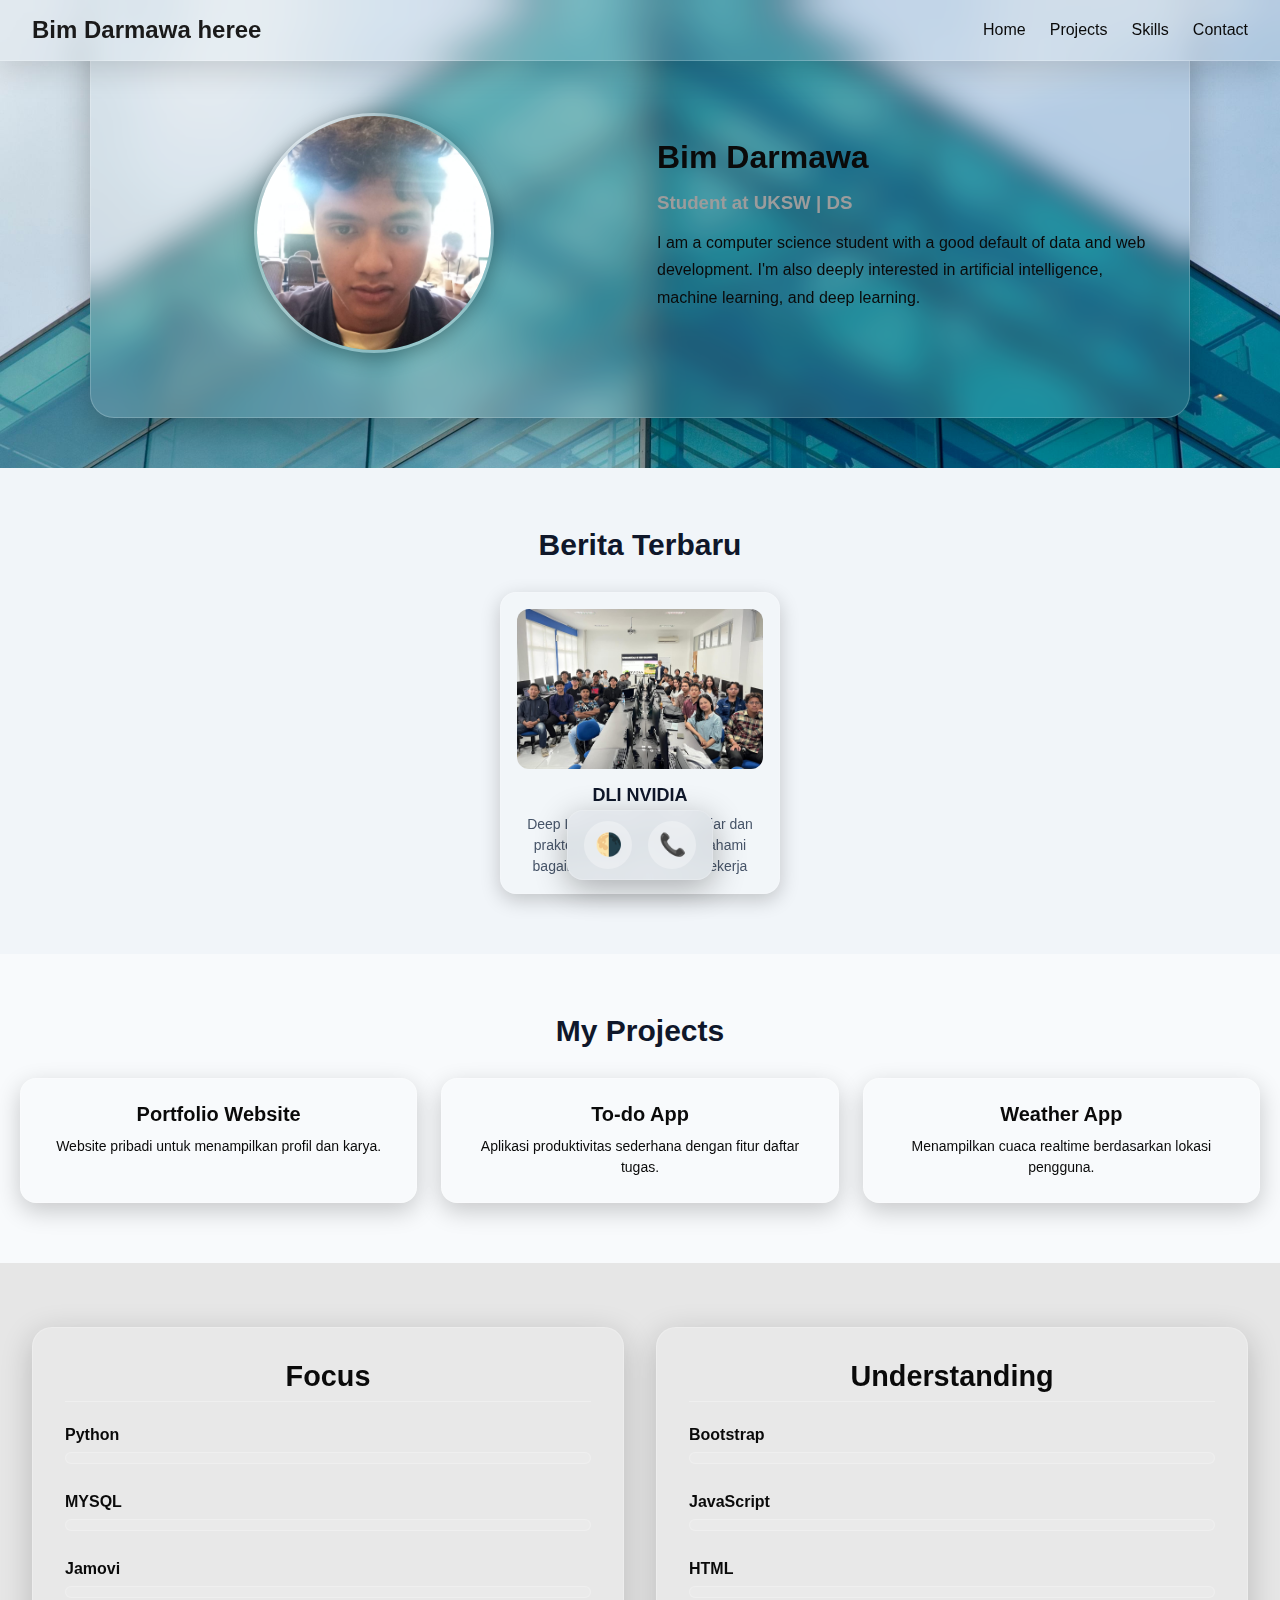
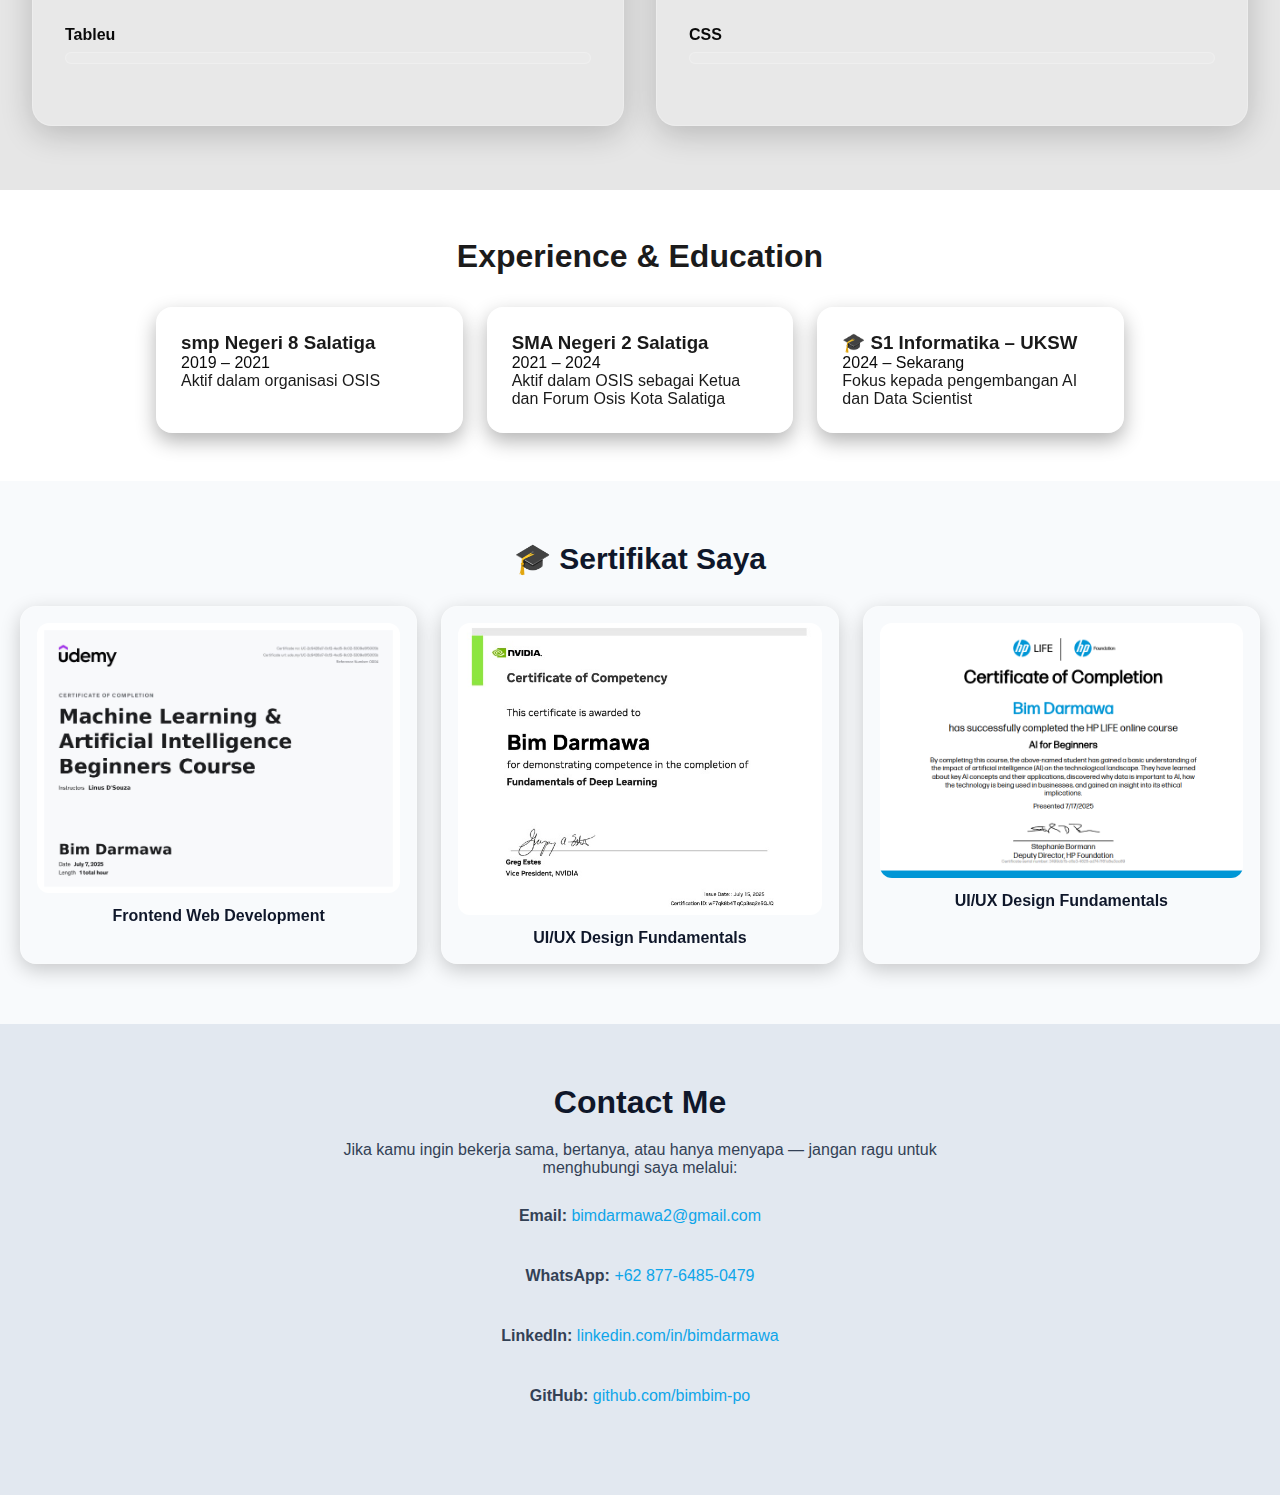
<file: home/index.html>
<!DOCTYPE html>
<html lang="en">
<head>
  <meta charset="UTF-8">
  <meta name="viewport" content="width=device-width, initial-scale=1">
  <title>Portofolio</title>
  <link rel="stylesheet" href="portofolio.css">
</head>
<body>

<div class="glass-floating">
  <button onclick="toggleDarkMode()" class="icon-btn">🌗</button>
  <a href="https://wa.me/6281234567890" target="_blank" class="icon-btn">📞</a>
</div>


<header class="navbar">
  <div class="logo">Bim Darmawa heree</div>
  <nav class="nav-links">
    <a href="#home">Home</a>
    <a href="#projects">Projects</a>
    <a href="#skills">Skills</a>
    <a href="#contact">Contact</a>
  </nav>
  <div class="hamburger" onclick="toggleMenu()">☰</div>

  <div class="mobile-menu" id="mobileMenu">
    <a href="#home">Home</a>
    <a href="#projects">Projects</a>
    <a href="#skills">Skills</a>
    <a href="#contact">Contact</a>
  </div>
</header>

<!-- ================================profile========================================= -->

<div class="profile-background">
  <section class="profile-section" id="profile">
    <div class="profile-image">
      <img src="cobacoba.jpg" alt="Foto Profil Bim" />
    </div>
    <div class="profile-bio">
      <h1>Bim Darmawa</h1>
      <h3>Student at UKSW | DS</h3>
      <p>I am a computer science student with a good default of data and web development.
         I'm also deeply interested in artificial intelligence, machine learning, and deep learning.</p>
    </div>
  </div>
</section>

<!--===============================================NEWS==================================================-->

<section class="news-section" id="news">
  <h2>Berita Terbaru</h2>
  <div class="news-container">

    <a class="news-card">
      <img src="news1.2.jpg" alt="News 1">
      <h4>DLI NVIDIA</h4>
      <p>Deep Learning Institude, belajar dan praktek bersama serta memahami bagaimana Deep Learning bekerja</p>
    </a>

  </div>
</section>

<!--================================================PROJECT==============================================-->

  <section class="projects-section" id="projects">
  <h2>My Projects</h2>
  <div class="project-grid">
    <div class="project-card">
      <h3>Portfolio Website</h3>
      <p>Website pribadi untuk menampilkan profil dan karya.</p>
    </div>
    <div class="project-card">
      <h3>To-do App</h3>
      <p>Aplikasi produktivitas sederhana dengan fitur daftar tugas.</p>
    </div>
    <div class="project-card">
      <h3>Weather App</h3>
      <p>Menampilkan cuaca realtime berdasarkan lokasi pengguna.</p>
    </div>
  </div>
</section>

<!--=========================================SKILLS==========================================-->

<section class="skills-section" id="skills">
  <div class="skill-card">
    <h2>Focus</h2>
    <div class="skill-item">
      <span>Python</span>
      <div class="progress-bar" data-percent="80%"><div class="progress"></div></div>
    </div>
    <div class="skill-item">
      <span>MYSQL</span>
      <div class="progress-bar" data-percent="75%"><div class="progress"></div></div>
    </div>
    <div class="skill-item">
      <span>Jamovi</span>
      <div class="progress-bar" data-percent="85%"><div class="progress"></div></div>
    </div>
    <div class="skill-item">
      <span>Tableu</span>
      <div class="progress-bar" data-percent="85%"><div class="progress"></div></div>
    </div>
  </div>

  <div class="skill-card">
    <h2>Understanding</h2>
    <div class="skill-item">
      <span>Bootstrap</span>
      <div class="progress-bar" data-percent="50%"><div class="progress"></div></div>
    </div>
    <div class="skill-item">
      <span>JavaScript</span>
      <div class="progress-bar" data-percent="50%"><div class="progress"></div></div>
    </div>
    <div class="skill-item">
      <span>HTML</span>
      <div class="progress-bar" data-percent="85%"><div class="progress"></div></div>
    </div>
    <div class="skill-item">
      <span>CSS</span>
      <div class="progress-bar" data-percent="85%"><div class="progress"></div></div>
    </div>
  </div>
</section>

<!--=========================================EXPERIENCE==========================================-->

<section class="glass-section" id="experience">
  <h2 class="glass-title">Experience & Education</h2>

  <div class="glass-flex">
    <div class="glass-box">
      <h3>smp Negeri 8 Salatiga</h3>
      <span>2019 – 2021</span>
      <p>Aktif dalam organisasi OSIS</p>
    </div>
    <div class="glass-box">
      <h3>SMA Negeri 2 Salatiga</h3>
      <span>2021 – 2024</span>
      <p>Aktif dalam OSIS sebagai Ketua dan Forum Osis Kota Salatiga</p>
    </div>
    <div class="glass-box">
      <h3>🎓 S1 Informatika – UKSW</h3>
      <span>2024 – Sekarang</span>
      <p>Fokus kepada pengembangan AI dan Data Scientist</p>
    </div>
  </div>
</section> 

<!-- =============================certificate===================================== -->

<section class="certificate-section" id="certificate">
  <h2>🎓 Sertifikat Saya</h2>
  <div class="certificate-grid">
    <a href="certificates/frontend.pdf" target="_blank" class="certificate-card">
      <img src="certif1.jpg" alt="Frontend Certificate">
      <h4>Frontend Web Development</h4>
    </a>
    <a href="certificates/uiux.pdf" target="_blank" class="certificate-card">
      <img src="NVIDIA_Certified.jpg" alt="UI/UX Certificate">
      <h4>UI/UX Design Fundamentals</h4>
    </a>
    <a href="https://www.life-global.org/certificate/3499cb7b-c6a3-4626-ad74-7f61a5e3ca69" target="_blank" class="certificate-card">
      <img src="hp_certified.png" alt="UI/UX Certificate">
      <h4>UI/UX Design Fundamentals</h4>
    </a>
    <!-- Tambahkan lagi sesuai kebutuhan -->
  </div>
</section>

<!--==============================contact====================================-->

<section id="contact" class="contact">
  <h2>Contact Me</h2>
  <p>Jika kamu ingin bekerja sama, bertanya, atau hanya menyapa — jangan ragu untuk menghubungi saya melalui:</p>

  <div class="contact-info">
    <p><strong>Email:</strong> <a href="mailto:bimdarmawa2@gmail.com">bimdarmawa2@gmail.com</a></p>
    <p><strong>WhatsApp:</strong> <a href="https://wa.me/6281234567890" target="_blank">+62 877-6485-0479</a></p>
    <p><strong>LinkedIn:</strong> <a href="https://www.linkedin.com/in/bim-darmawa-16307a2bb/" target="_blank">linkedin.com/in/bimdarmawa</a></p>
    <p><strong>GitHub:</strong> <a href="https://github.com/bimdarmawa" target="_blank">github.com/bimbim-po</a></p>
  </div>
</section>

<script src="portofolio.js"></script>
 
</body>
</html>
</file>
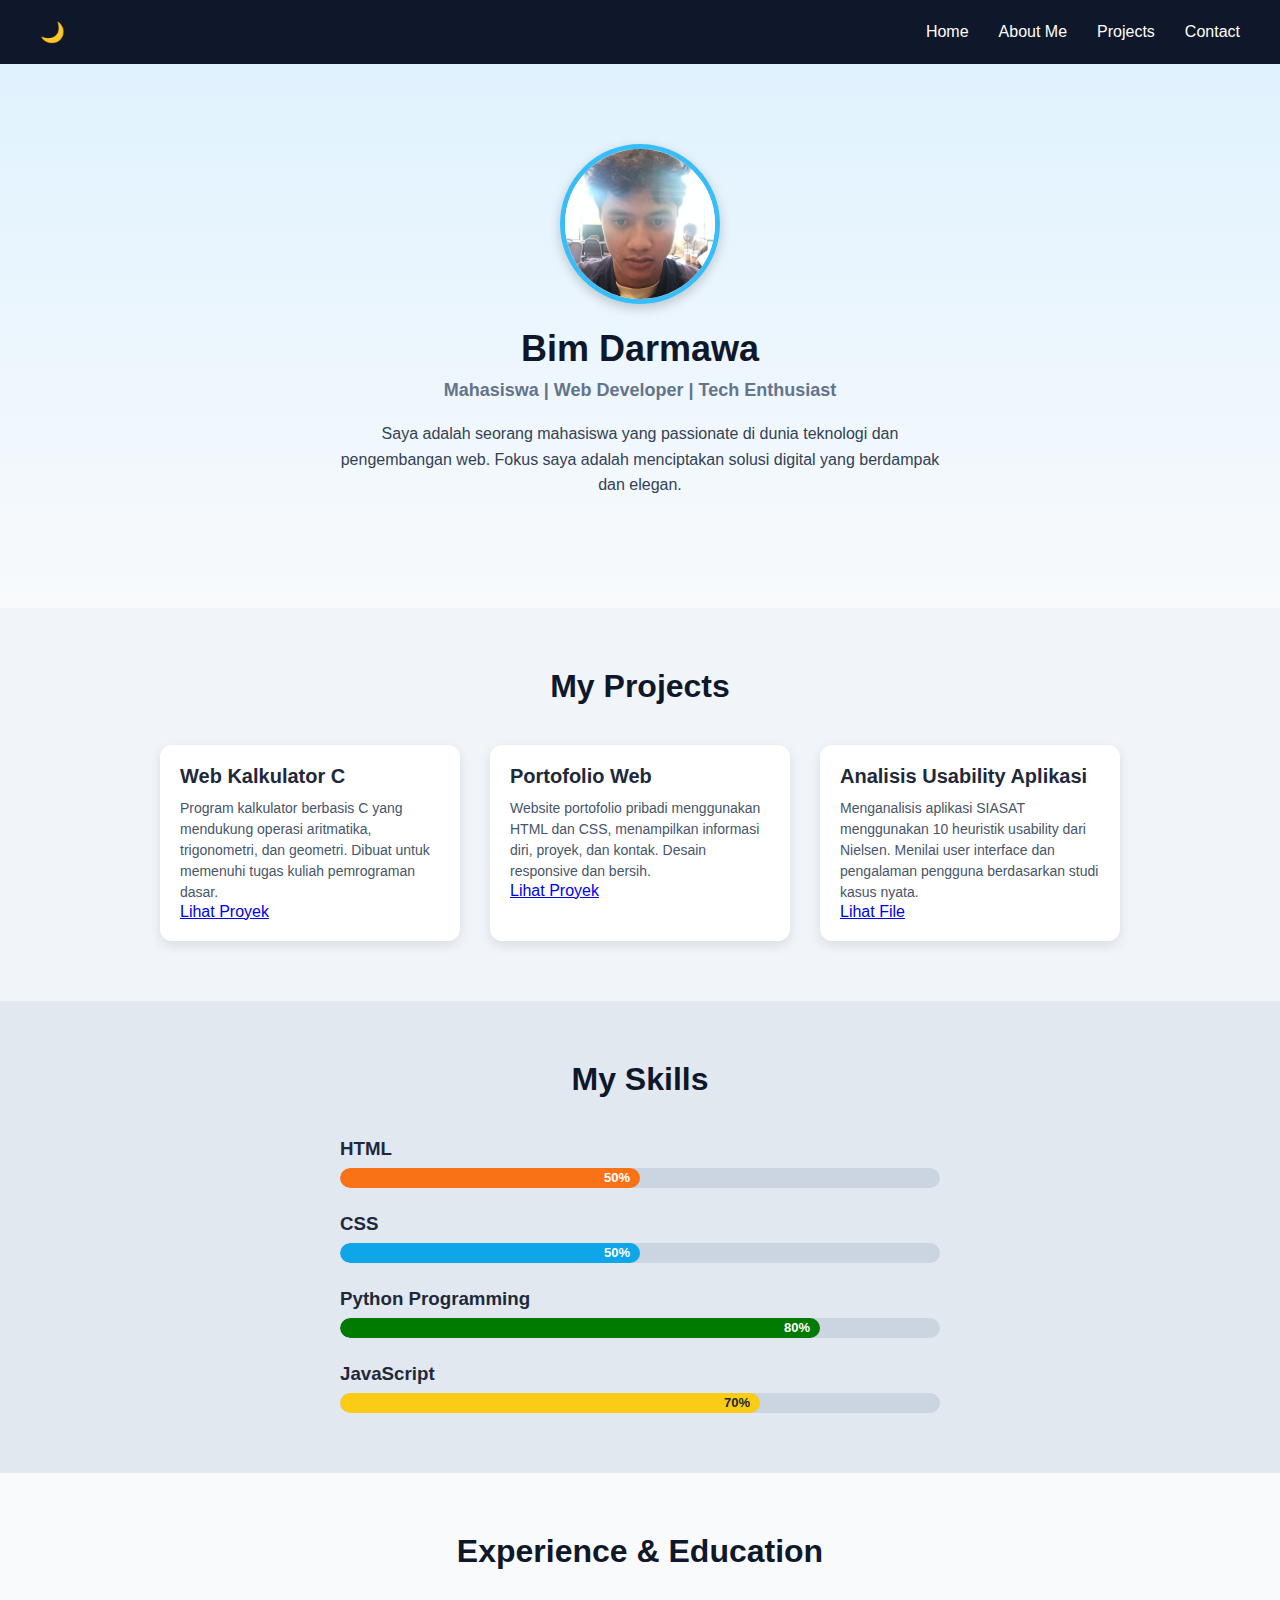
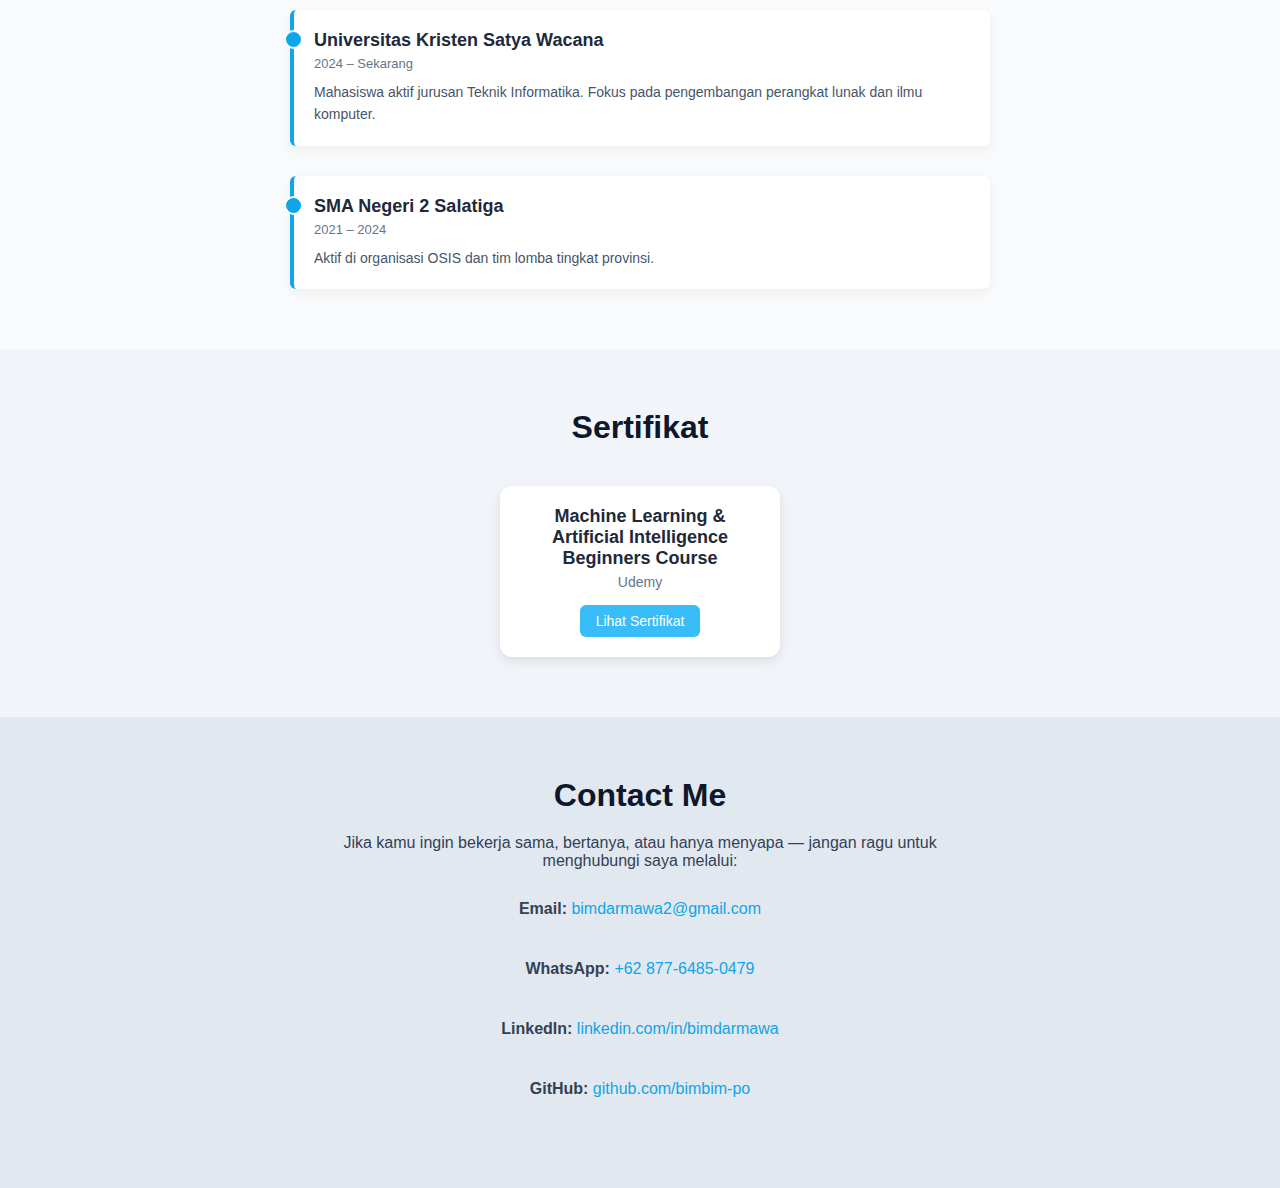
<file: portofolio.html>
<!DOCTYPE html>
<html lang="en">
<head>
  <meta charset="UTF-8">
  <meta name="viewport" content="width=device-width, initial-scale=1">
  <title>Portofolio</title>
  <link rel="stylesheet" href="portofolio.css">
</head>
<body>

  <nav class="navbar">
    <button class="dark-toggle" onclick="toggleDarkMode()">🌙</button>
    <div class="logo"></div>
    <ul class="nav-links">
      <li><a href="#home">Home</a></li>
      <li><a href="#about">About Me</a></li>
      <li><a href="#projects">Projects</a></li>
      <li><a href="#contact">Contact</a></li>
    </ul>
  </nav>

  <section class="profile">
  <div class="profile-container">
    <img src="cobacoba.jpg" alt="Foto Profil" class="profile-img">
    <h1 class="name">Bim Darmawa</h1>
    <h3 class="title">Mahasiswa | Web Developer | Tech Enthusiast</h3>
    <p class="bio">
      Saya adalah seorang mahasiswa yang passionate di dunia teknologi dan pengembangan web. 
      Fokus saya adalah menciptakan solusi digital yang berdampak dan elegan.
    </p>
  </div>
</section>


  <section id="projects" class="projects">
  <h2>My Projects</h2>
  <div class="project-list">
    
    <div class="project-card">
      <h3>Web Kalkulator C</h3>
      <p>Program kalkulator berbasis C yang mendukung operasi aritmatika, trigonometri, dan geometri. Dibuat untuk memenuhi tugas kuliah pemrograman dasar.</p>
      <a href="https://github.com/namakamu/kalkulator-c" class="project-btn" target="_blank">Lihat Proyek</a>
    </div>

    <div class="project-card">
      <h3>Portofolio Web</h3>
      <p>Website portofolio pribadi menggunakan HTML dan CSS, menampilkan informasi diri, proyek, dan kontak. Desain responsive dan bersih.</p>
      <a href="https://github.com/namakamu/portofolio-web" class="project-btn" target="_blank">Lihat Proyek</a>
    </div>

    <div class="project-card">
      <h3>Analisis Usability Aplikasi</h3>
      <p>Menganalisis aplikasi SIASAT menggunakan 10 heuristik usability dari Nielsen. Menilai user interface dan pengalaman pengguna berdasarkan studi kasus nyata.</p>
      <a href="file/analisis-usability.pdf" class="project-btn" target="_blank">Lihat File</a>
    </div>

  </div>
</section>

<section id="skills" class="skills">
  <h2>My Skills</h2>
  <div class="skill-list">

    <div class="skill">
      <h3>HTML</h3>
      <div class="skill-bar">
        <div class="skill-level html">50%</div>
      </div>
    </div>

    <div class="skill">
      <h3>CSS</h3>
      <div class="skill-bar">
        <div class="skill-level css">50%</div>
      </div>
    </div>

    <div class="skill">
      <h3>Python Programming</h3>
      <div class="skill-bar">
        <div class="skill-level c">80%</div>
      </div>
    </div>

    <div class="skill">
      <h3>JavaScript</h3>
      <div class="skill-bar">
        <div class="skill-level js">70%</div>
      </div>
    </div>

  </div>
</section>

<section id="experience" class="experience">
  <h2>Experience & Education</h2>
  <div class="timeline">

    <div class="timeline-item">
      <h3>Universitas Kristen Satya Wacana</h3>
      <span class="timeline-date">2024 – Sekarang</span>
      <p>Mahasiswa aktif jurusan Teknik Informatika. Fokus pada pengembangan perangkat lunak dan ilmu komputer.</p>
    </div>

    <div class="timeline-item">
      <h3>SMA Negeri 2 Salatiga</h3>
      <span class="timeline-date">2021 – 2024</span>
      <p>Aktif di organisasi OSIS dan tim lomba tingkat provinsi.</p>
    </div>
  </div>
</section>

<section id="certificates" class="certificates">
  <h2>Sertifikat</h2>
  <div class="certificate-list">

    <div class="certificate-card">
      <h3>Machine Learning & Artificial Intelligence Beginners Course</h3>
      <p>Udemy</p>
      <a href="https://udemy-certificate.s3.amazonaws.com/pdf/UC-2c9426a7-8cf2-4ed5-9c02-5309e6f5005b.pdf" target="_blank" class="cert-btn">Lihat Sertifikat</a>
    </div>

  </div>
</section>

<section id="contact" class="contact">
  <h2>Contact Me</h2>
  <p>Jika kamu ingin bekerja sama, bertanya, atau hanya menyapa — jangan ragu untuk menghubungi saya melalui:</p>

  <div class="contact-info">
    <p><strong>Email:</strong> <a href="mailto:bimdarmawa2@gmail.com">bimdarmawa2@gmail.com</a></p>
    <p><strong>WhatsApp:</strong> <a href="https://wa.me/6281234567890" target="_blank">+62 877-6485-0479</a></p>
    <p><strong>LinkedIn:</strong> <a href="https://linkedin.com/in/bimdarmawa" target="_blank">linkedin.com/in/bimdarmawa</a></p>
    <p><strong>GitHub:</strong> <a href="https://github.com/bimdarmawa" target="_blank">github.com/bimbim-po</a></p>
  </div>
</section>

<script>
  function toggleDarkMode() {
    document.body.classList.toggle('dark-mode');
  }
</script>

</body>
</html>
</file>
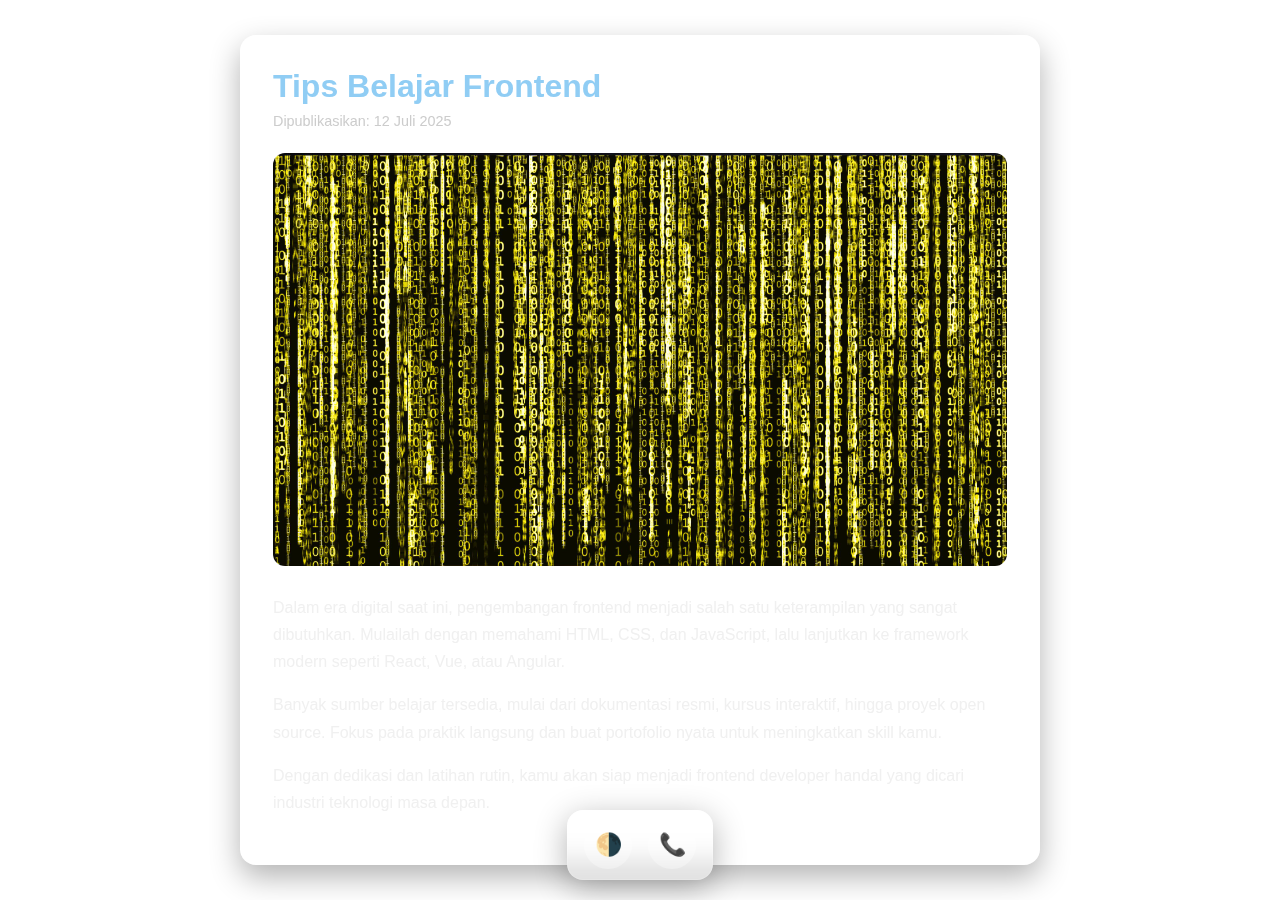
<file: home/news1.html>
<!DOCTYPE html>
<html lang="en">
<head>
  <meta charset="UTF-8" />
  <meta name="viewport" content="width=device-width, initial-scale=1.0" />
  <title>News Detail</title>
  <link rel="stylesheet" href="news1.css" />
</head>
<body>

<div class="glass-floating">
  <button onclick="toggleDarkMode()" class="icon-btn">🌗</button>
  <a href="https://wa.me/6281234567890" target="_blank" class="icon-btn">📞</a>
</div>

<section class="news-detail-section">
  <div class="news-glass">
    <h1 class="news-heading">Tips Belajar Frontend</h1>
    <p class="news-date">Dipublikasikan: 12 Juli 2025</p>
    <img src="bgprofiledark.jpg" alt="Tips Belajar Frontend" class="news-image" />
    
    <p class="news-paragraph">
      Dalam era digital saat ini, pengembangan frontend menjadi salah satu keterampilan yang sangat dibutuhkan. Mulailah dengan memahami HTML, CSS, dan JavaScript, lalu lanjutkan ke framework modern seperti React, Vue, atau Angular.
    </p>
    <p class="news-paragraph">
      Banyak sumber belajar tersedia, mulai dari dokumentasi resmi, kursus interaktif, hingga proyek open source. Fokus pada praktik langsung dan buat portofolio nyata untuk meningkatkan skill kamu.
    </p>
    <p class="news-paragraph">
      Dengan dedikasi dan latihan rutin, kamu akan siap menjadi frontend developer handal yang dicari industri teknologi masa depan.
    </p>
  </div>
</section>

<script src="news1.js"></script>
</body>
</html>
</file>
<file: home/portofolio.css>
* {
  margin: 0;
  padding: 0;
  box-sizing: border-box;
}

body {
  font-family: 'Segoe UI', sans-serif;
}
/* darkmode button */

.glass-floating {
  position: fixed;
  bottom: 20px;
  left: 50%;
  transform: translateX(-50%);
  display: flex;
  gap: 16px;
  padding: 10px 16px;
  background: rgba(255, 255, 255, 0.1);
  border-radius: 16px;
  box-shadow: 0 8px 32px rgba(0, 0, 0, 0.3);
  backdrop-filter: blur(15px);
  -webkit-backdrop-filter: blur(15px);
  border: 1px solid rgba(255, 255, 255, 0.18);
  z-index: 999;
}

.icon-btn {
  width: 48px;
  height: 48px;
  background: rgba(255, 255, 255, 0.25);
  border: none;
  border-radius: 50%;
  color: white;
  font-size: 22px;
  display: flex;
  align-items: center;
  justify-content: center;
  text-decoration: none;
  cursor: pointer;
  backdrop-filter: blur(8px);
  transition: background 0.3s ease, transform 0.2s ease;
}

.icon-btn:hover {
  background: rgba(255, 255, 255, 0.35);
  transform: scale(1.1);
}

/* ===================================navbar====================================== */

.dark-mode .logo,
.hamburger{
  color: #dadada;
}

.dark-mode .navbar .nav-links a{
  color: #dadada;
}

.dark-mode .navbar .mobile-menu a{
  color: #dadada;
}

/* ==================================Dark mode untuk section profile ======================================*/

/* Default background (mode siang) */
.profile-background {
  background: url('3.jpg') center/cover no-repeat;
  padding-bottom: 50px;
}

/* Mode malam: hapus gambar atau ganti warna */
.dark-mode .profile-background {
  background: url('2.jpg') center/cover no-repeat;
  padding-bottom: 50px;
}

.dark-mode .profile-section {
  background: rgba(0, 0, 0, 0.3); /* lebih cocok di dark */
  border: 1px solid rgba(255, 255, 255, 0.1);
}

.dark-mode .profile-bio p {
  color: #dadada;
}

.dark-mode .profile-bio h1 {
  color: #dadada;
}

body.dark-mode .profile-glass {
  background: rgba(255, 255, 255, 0.05);
  color: #f1f5f9;
  border: 1px solid rgba(255, 255, 255, 0.1);
}

.dark-mode .btn {
  background-color: #38bdf8;
  color: #0f172a;
}

.dark-mode .btn.secondary {
  background-color: #475569;
  color: #f1f5f9;
}

/* =========================news============================== */

body.dark-mode .news-section {
  background: #0f172a;
  text-decoration: none;
}

body.dark-mode .news-card {
  background: rgba(255, 255, 255, 0.05);
  border: 1px solid rgba(255, 255, 255, 0.08);
  color: #f1f5f9;
}

body.dark-mode .news-card p {
  color: #cbd5e1;
}

.dark-mode .news-section h2 {
  color: #f1f5f9;
}

/* =============================Toggle Button========================== */

.dark-toggle {
  background: none;
  border: none;
  color: white;
  font-size: 20px;
  cursor: pointer;
  transition: transform 0.3s;
}

.dark-toggle:hover {
  transform: rotate(15deg);
}

/* Dark Mode Styles */
body.dark-mode {
  background-color: #0f172a;
  color: #f1f5f9;
}

.dark-mode .navbar {
  background-color: #1e293b;
}

.dark-mode .nav-links a {
  color: #f1f5f9;
}

.dark-mode .nav-links a:hover {
  color: #38bdf8;
}

/* ======================experience & education======================== */

.dark-mode .glass-title{
  color: #cbd5e1 ;
}

/* =====================project====================== */

.dark-mode .projects-section h2 {
  color: #cbd5e1;
}

.dark-mode .project-card h3 {
  color: #cbd5e1;
}

.dark-mode .project-card p {
  color: #cbd5e1;
}

body.dark-mode .projects-section {
  background: #0f172a;
}

body.dark-mode .project-card {
  background: rgba(255, 255, 255, 0.05);
  color: #f1f5f9;
  border: 1px solid rgba(255, 255, 255, 0.1);
}

/* =========================skills======================== */

.dark-mode .skills-section{
  background-color: #1e293b;
}

.dark-mode .skills-section h2{
  color: #f1f5f9;
}

.dark-mode .skill-item span{
  color: #dadada;
}

.dark-mode .skill h3{
  color: #f1f5f9;
}


/* ======================certificate====================== */

.dark-mode .certificate-section h2{
  color: #cbd5e1;
}

.dark-mode .certificates h2{
  color: #f1f5f9;
}

.dark-mode .certificates h3{
  color: #f1f5f9;
}

.dark-mode .contact h2{
  color: #dadada;
}

.dark-mode .contact p{
  color: #dadada;
}

.dark-mode .profile,
.dark-mode .projects,
.dark-mode .skills,
.dark-mode .experience,
.dark-mode .certificates {
  background-color: #0f172a;
}

.dark-mode .contact {
  background-color: #1e293b;
}

.dark-mode .project-card,
.dark-mode .certificate-card,
.dark-mode .timeline-item {
  background-color: #1e293b;
  color: #f1f5f9;
}

.dark-mode .project-btn,
.dark-mode .cert-btn,
.dark-mode .btn {
  background-color: #38bdf8;
  color: #0f172a;
}

.dark-mode .btn.secondary {
  background-color: #334155;
  color: #f1f5f9;
}

.dark-mode .btn.secondary:hover {
  background-color: #475569;
}

/*=======================DARKMODE=========================*/
/* ==================================================================================================================================== */

/* === Navbar === */
/* Base Navbar */
.navbar {
  display: flex;
  justify-content: space-between;
  align-items: center;
  padding: 1rem 2rem;
  position: fixed;
  top: 0;
  width: 100%;
  z-index: 1000;
  background: rgba(255, 255, 255, 0.1);
  backdrop-filter: blur(15px);
  -webkit-backdrop-filter: blur(15px);
  border-bottom: 1px solid rgba(255, 255, 255, 0.2);
  box-shadow: 0 8px 32px rgba(0, 0, 0, 0.15);
  color: rgb(26, 26, 26);
}

.navbar .nav-links a{
  color: #0a0a0a;
}

.navbar .hamburger{
  color: #0a0a0a;
}

.navbar .mobile-menu a{
  color: #0a0a0a;
}

/* Logo */
.logo {
  font-size: 1.5rem;
  font-weight: bold;
}

/* Navigation Links */
.nav-links {
  display: flex;
  gap: 1.5rem;
}

.nav-links a {
  color: white;
  text-decoration: none;
  font-weight: 500;
  transition: color 0.3s ease;
}

.nav-links a:hover {
  color: #90cdf4;
}

/* Hamburger Icon */
.hamburger {
  display: none;
  font-size: 1.8rem;
  cursor: pointer;
}

/* Mobile Menu */
.mobile-menu {
  display: none;
  flex-direction: column;
  background: rgba(255, 255, 255, 0.15);
  backdrop-filter: blur(12px);
  -webkit-backdrop-filter: blur(12px);
  position: absolute;
  top: 100%;
  right: 0;
  width: 100%;
  padding: 1rem 2rem;
  border-top: 1px solid rgba(255, 255, 255, 0.2);
}

.mobile-menu a {
  margin: 0.5rem 0;
  text-decoration: none;
  color: white;
  font-weight: 500;
}

/* Responsive */
@media (max-width: 768px) {
  .nav-links {
    display: none;
  }
  .hamburger {
    display: block;
  }
}

/* =======================profile==================== */

:root {
  --nav-height: 80px;
}

.profile {
  background-color: #0072ff;
}

.profile-section {
  display: flex;
  flex-direction: row;
  align-items: center;
  justify-content: center;
  gap: 2rem;
  flex-wrap: wrap;
  padding: calc(var(--nav-height) + 2rem) 2rem 4rem;
  max-width: 1100px;
  margin: 0 auto;
  transition: background 0.3s ease, border 0.3s ease;

  /* Liquid Glass */
  background: rgba(255, 255, 255, 0.1);
  backdrop-filter: blur(16px);
  -webkit-backdrop-filter: blur(16px);
  border-radius: 24px;
  border: 1px solid rgba(255, 255, 255, 0.2);
  box-shadow: 0 12px 32px rgba(0, 0, 0, 0.25);
  color: rgb(20, 20, 20);
}

.profile-image {
  flex: 1 1 300px;
  display: flex;
  justify-content: center;
}

.profile-image img {
  width: 240px;
  height: 240px;
  border-radius: 50%;
  object-fit: cover;
  border: 3px solid rgba(255, 255, 255, 0.3);
  box-shadow: 0 4px 20px rgba(0, 0, 0, 0.3);
  transition: transform 0.3s ease;
}

.profile-image img:hover {
  transform: scale(1.03);
}

.profile-bio {
  flex: 1 1 300px;
  max-width: 500px;
}

.profile-bio h3{
  color: #9c9c9c;
  margin-bottom: 15px;
}

.profile-bio h1 {
  font-size: 2rem;
  margin-bottom: 1rem;
  color: #0a0a0a;
}

.profile-bio p {
  line-height: 1.7;
  margin-bottom: 1rem;
  font-size: 1rem;
  color: #0a0a0a;
}

/* Responsive - Mobile: Foto Atas, Bio Bawah */
@media (max-width: 768px) {
  .profile-section {
    flex-direction: column;
    text-align: center;
    padding: calc(var(--nav-height) + 1rem) 1rem 3rem;
  }
}

/*===================================NEWS====================================*/

.news-section {
  padding: 60px 20px;
  background: #f1f5f9;
  text-align: center;
}

.news-section h2 {
  font-size: 30px;
  color: #0f172a;
  margin-bottom: 30px;
}

.news-container {
  display: flex;
  flex-wrap: wrap;
  gap: 20px;
  justify-content: center;
}

.news-card {
  background: rgba(255, 255, 255, 0.1);
  backdrop-filter: blur(15px);
  -webkit-backdrop-filter: blur(15px);
  border-radius: 16px;
  padding: 16px;
  width: 280px;
  box-shadow: 0 6px 20px rgba(0, 0, 0, 0.2);
  border: 1px solid rgba(255, 255, 255, 0.18);
  transition: transform 0.3s ease, background 0.3s ease;
  color: #0f172a;
  text-decoration: none;
}

.news-card:hover {
  transform: translateY(-6px);
  background: rgba(255, 255, 255, 0.2);
}

.news-card img {
  width: 100%;
  height: 160px;
  object-fit: cover;
  border-radius: 12px;
  margin-bottom: 12px;
}

.news-card h4 {
  margin: 0 0 8px;
  font-size: 18px;
}

.news-card p {
  font-size: 14px;
  line-height: 1.5;
  color: #475569;
}

@media (max-width: 768px) {
  .news-card {
    width: 90%;
  }
}


/*===================================project====================================*/

.projects-section {
  padding: 60px 20px;
  text-align: center;
  background: #f8fafc;
}

.projects-section h2 {
  font-size: 30px;
  margin-bottom: 30px;
  color: #0f172a;
}

.project-card h3 {
  color: #0a0a0a;
}

.project-card p {
  color: #0a0a0a;
}

.project-grid {
  display: grid;
  gap: 24px;
  grid-template-columns: repeat(auto-fit, minmax(280px, 1fr));
  justify-content: center;
  align-items: stretch;
}

.project-card {
  background: rgba(255, 255, 255, 0.1);
  backdrop-filter: blur(20px);
  -webkit-backdrop-filter: blur(20px);
  border-radius: 16px;
  padding: 24px;
  color: #f1f5f9;
  box-shadow: 0 8px 24px rgba(0,0,0,0.2);
  border: 1px solid rgba(255, 255, 255, 0.18);
  transition: transform 0.3s ease, background 0.3s ease;
}

.project-card:hover {
  background: rgba(255, 255, 255, 0.2);
  transform: translateY(-5px);
}

.project-card h3 {
  margin-bottom: 10px;
  font-size: 20px;
}

.project-card p {
  font-size: 14px;
  line-height: 1.5;
}

/*==========================SKILLS=============================*/

.skills-section {
  display: flex;
  justify-content: center;
  gap: 2rem;
  padding: 4rem 2rem;
  flex-wrap: wrap;
  background: #e6e6e6; /* optional dark background */
}

.skills-section h2, span {
  color: #0a0a0a;
}

.skill-card h2{
  text-align: center;
}

.skill-card {
  flex: 1 1 320px;
  background: rgba(255, 255, 255, 0.1);
  border-radius: 20px;
  padding: 2rem;
  color: #161616;
  backdrop-filter: blur(15px);
  -webkit-backdrop-filter: blur(15px);
  border: 1px solid rgba(255, 255, 255, 0.2);
  box-shadow: 0 8px 32px rgba(0, 0, 0, 0.2);
  transition: transform 0.3s ease;
}

.skill-card:hover {
  transform: scale(1.02);
}

.skill-card h2 {
  margin-bottom: 1.5rem;
  font-size: 1.8rem;
  border-bottom: 1px solid rgba(255, 255, 255, 0.3);
  padding-bottom: 0.5rem;
}

.skill-item {
  margin-bottom: 1.8rem;
}

.skill-item span {
  display: block;
  font-size: 1rem;
  margin-bottom: 0.5rem;
  font-weight: 600;
}

.progress-bar {
  width: 100%;
  height: 12px;
  background: rgba(255, 255, 255, 0.1);
  border-radius: 20px;
  overflow: hidden;
  position: relative;
  border: 1px solid rgba(255, 255, 255, 0.2);
}

.progress {
  height: 100%;
  width: 0%;
  background: linear-gradient(90deg, #00c6ff, #0072ff);
  border-radius: 20px;
  transition: width 2s ease;
}

/* Responsive */

@media (max-width: 768px) {
  .skills-section {
    flex-direction: column;
    align-items: center;
    padding: 2rem 1rem;
  }

  .skill-card {
    width: 100%;
    max-width: 500px;
    margin-bottom: 2rem;
  }
}

@media (max-width: 768px) {
  .skills-section {
    flex-direction: column;
    align-items: center;
  }
}

@media (max-width: 768px) {
  .skill-card {
    flex: none;
  }
}


/*===============================EXPERIENCE================================*/

body {
  margin: 0;
  font-family: 'Segoe UI', Tahoma, Geneva, Verdana, sans-serif;
  color: rgb(26, 26, 26);
}

.glass-section {
  padding: 3rem 1rem;
  max-width: 1000px;
  margin: auto;
}

.glass-title {
  text-align: center;
  font-size: 2rem;
  margin-bottom: 2rem;
  color: #1b1b1b;
}

.glass-flex {
  display: flex;
  flex-wrap: wrap;
  gap: 1.5rem;
  justify-content: center;
}

.glass-box {
  flex: 1 1 300px;
  background: rgba(255, 255, 255, 0.1);
  backdrop-filter: blur(10px);
  -webkit-backdrop-filter: blur(10px);
  border: 1px solid rgba(255, 255, 255, 0.15);
  border-radius: 16px;
  padding: 1.5rem;
  box-shadow: 0 8px 20px rgba(0, 0, 0, 0.3);
  transition: transform 0.3s ease;
}

.glass-box:hover {
  transform: translateY(-5px);
}

@media (max-width: 768px) {
  .glass-box {
    flex: 1 1 100%;
  }
}

/*==============================CERTIFICATE==============================*/

.certificate-section {
  padding: 60px 20px;
  text-align: center;
  background: #f8fafc;
}

.certificate-section h2 {
  font-size: 30px;
  color: #0f172a;
  margin-bottom: 30px;
}

.certificate-grid {
  display: grid;
  grid-template-columns: repeat(auto-fit, minmax(240px, 1fr));
  gap: 24px;
  justify-content: center;
}

.certificate-card {
  background: rgba(255, 255, 255, 0.08);
  backdrop-filter: blur(15px);
  -webkit-backdrop-filter: blur(15px);
  border-radius: 16px;
  padding: 16px;
  box-shadow: 0 6px 20px rgba(0, 0, 0, 0.2);
  border: 1px solid rgba(255, 255, 255, 0.15);
  text-align: center;
  color: #0f172a;
  text-decoration: none;
  transition: transform 0.3s, background 0.3s;
}

.certificate-card:hover {
  transform: translateY(-6px);
  background: rgba(255, 255, 255, 0.18);
}

.certificate-card img {
  width: 100%;
  height: auto;
  border-radius: 12px;
  margin-bottom: 10px;
}

.certificate-card h4 {
  margin: 0;
  font-size: 16px;
}

body.dark-mode .certificate-section {
  background: #0f172a;
}

body.dark-mode .certificate-card {
  background: rgba(255, 255, 255, 0.05);
  border: 1px solid rgba(255, 255, 255, 0.1);
  color: #f1f5f9;
}

/* =========================contact========================== */

.contact {
  padding: 60px 20px;
  background-color: #e2e8f0;
  text-align: center;
}

.contact h2 {
  font-size: 32px;
  color: #0f172a;
  margin-bottom: 20px;
}

.contact p {
  font-size: 16px;
  color: #334155;
  max-width: 600px;
  margin: 0 auto 30px auto;
}

.contact-info {
  display: flex;
  flex-direction: column;
  gap: 12px;
  align-items: center;
  font-size: 16px;
}

.contact-info a {
  color: #0ea5e9;
  text-decoration: none;
}

.contact-info a:hover {
  text-decoration: underline;
}
</file>
<file: portofolio.css>
* {
  margin: 0;
  padding: 0;
  box-sizing: border-box;
}

body {
  font-family: 'Segoe UI', sans-serif;
}

/* Dark mode untuk section profile */
.dark-mode .profile {
  background: linear-gradient(to bottom, #1e293b, #0f172a);
}

.dark-mode .profile-img {
  border-color: #38bdf8;
  box-shadow: 0 4px 15px rgba(255, 255, 255, 0.1);
}

.dark-mode .name {
  color: #f1f5f9;
}

.dark-mode .title {
  color: #94a3b8;
}

.dark-mode .bio {
  color: #cbd5e1;
}

.dark-mode .btn {
  background-color: #38bdf8;
  color: #0f172a;
}

.dark-mode .btn.secondary {
  background-color: #475569;
  color: #f1f5f9;
}


/* Toggle Button */
.dark-toggle {
  background: none;
  border: none;
  color: white;
  font-size: 20px;
  cursor: pointer;
  transition: transform 0.3s;
}

.dark-toggle:hover {
  transform: rotate(15deg);
}

/* Dark Mode Styles */
body.dark-mode {
  background-color: #0f172a;
  color: #f1f5f9;
}

.dark-mode .navbar {
  background-color: #1e293b;
}

.dark-mode .nav-links a {
  color: #f1f5f9;
}

.dark-mode .nav-links a:hover {
  color: #38bdf8;
}

.dark-mode .projects h2{
  color:rgb(255, 255, 255);
}

.dark-mode .project-card p{
  color:rgb(255, 255, 255);
}

.dark-mode .project-card h3{
  color:rgb(255, 255, 255);
}

.dark-mode .skills h2{
  color: #f1f5f9;
}

.dark-mode .skill h3{
  color: #f1f5f9;
}

.dark-mode .experience h2{
  color: #f1f5f9;
}

.dark-mode .experience h3{
  color: #f1f5f9;
}

.dark-mode .certificates h2{
  color: #f1f5f9;
}

.dark-mode .certificates h3{
  color: #f1f5f9;
}

.dark-mode .contact h2{
  color: #f1f5f9;
}

.dark-mode .profile,
.dark-mode .projects,
.dark-mode .skills,
.dark-mode .experience,
.dark-mode .certificates,
.dark-mode .contact {
  background-color: #0f172a;
}

.dark-mode .project-card,
.dark-mode .certificate-card,
.dark-mode .timeline-item {
  background-color: #1e293b;
  color: #f1f5f9;
}

.dark-mode .project-btn,
.dark-mode .cert-btn,
.dark-mode .btn {
  background-color: #38bdf8;
  color: #0f172a;
}

.dark-mode .btn.secondary {
  background-color: #334155;
  color: #f1f5f9;
}

.dark-mode .btn.secondary:hover {
  background-color: #475569;
}


.navbar {
  display: flex;
  justify-content: space-between;
  align-items: center;
  background-color: #0f172a;
  padding: 20px 40px;
  color: white;
  position: sticky;
  top: 0;
  z-index: 1000;
}

.nav-links {
  list-style: none;
  display: flex;
  gap: 30px;
}

.nav-links li a {
  color: white;
  text-decoration: none;
  font-size: 16px;
  transition: color 0.3s;
}

.nav-links li a:hover {
  color: #38bdf8;
}

.profile {
  padding: 80px 20px;
  background: linear-gradient(to bottom, #e0f2fe, #f8fafc);
  text-align: center;
}

.profile-container {
  max-width: 600px;
  margin: 0 auto;
}

.profile-img {
  width: 160px;
  height: 160px;
  border-radius: 50%;
  object-fit: cover;
  border: 5px solid #38bdf8;
  box-shadow: 0 4px 12px rgba(0, 0, 0, 0.2);
  margin-bottom: 20px;
}

.name {
  font-size: 36px;
  color: #0f172a;
  margin-bottom: 10px;
}

.title {
  font-size: 18px;
  color: #64748b;
  margin-bottom: 20px;
}

.bio {
  font-size: 16px;
  color: #334155;
  line-height: 1.6;
  margin-bottom: 30px;
}

.projects {
  padding: 60px 20px;
  background-color: #f1f5f9;
  text-align: center;
}

.projects h2 {
  font-size: 32px;
  color: #0f172a;
  margin-bottom: 40px;
}

.project-list {
  display: flex;
  flex-wrap: wrap;
  justify-content: center;
  gap: 30px;
}

.project-card {
  background-color: white;
  border-radius: 12px;
  box-shadow: 0 4px 12px rgba(0,0,0,0.1);
  padding: 20px;
  max-width: 300px;
  text-align: left;
}

.project-card h3 {
  font-size: 20px;
  color: #1e293b;
  margin-bottom: 10px;
}

.project-card p {
  font-size: 14px;
  color: #475569;
  line-height: 1.5;
}

.skills {
  padding: 60px 20px;
  background-color: #e2e8f0;
  text-align: center;
}

.skills h2 {
  font-size: 32px;
  color: #0f172a;
  margin-bottom: 40px;
}

.skill-list {
  max-width: 600px;
  margin: 0 auto;
  display: flex;
  flex-direction: column;
  gap: 25px;
}

.skill h3 {
  text-align: left;
  color: #1e293b;
  margin-bottom: 8px;
}

.skill-bar {
  width: 100%;
  height: 20px;
  background-color: #cbd5e1;
  border-radius: 10px;
  overflow: hidden;
}

.skill-level {
  height: 100%;
  color: white;
  text-align: right;
  padding-right: 10px;
  line-height: 20px;
  font-size: 13px;
  font-weight: bold;
  border-radius: 10px;
}

.html { width: 50%; background-color: #f97316; }
.css  { width: 50%; background-color: #0ea5e9; }
.c    { width: 80%; background-color: #007a00; }
.js   { width: 70%; background-color: #facc15; color: #1e293b; }

.experience {
  padding: 60px 20px;
  background-color: #f8fafc;
  text-align: center;
}

.experience h2 {
  font-size: 32px;
  color: #0f172a;
  margin-bottom: 40px;
}

.timeline {
  max-width: 700px;
  margin: 0 auto;
  display: flex;
  flex-direction: column;
  gap: 30px;
  text-align: left;
}

.timeline-item {
  background-color: white;
  border-left: 4px solid #0ea5e9;
  padding: 20px;
  box-shadow: 0 4px 12px rgba(0,0,0,0.05);
  border-radius: 6px;
  position: relative;
}

.timeline-item::before {
  content: '';
  position: absolute;
  top: 20px;
  left: -10px;
  width: 15px;
  height: 15px;
  background-color: #0ea5e9;
  border-radius: 50%;
  border: 2px solid white;
}

.timeline-item h3 {
  margin-bottom: 5px;
  color: #1e293b;
  font-size: 18px;
}

.timeline-date {
  font-size: 13px;
  color: #64748b;
  margin-bottom: 10px;
  display: block;
}

.timeline-item p {
  font-size: 14px;
  color: #475569;
  line-height: 1.6;
}

.certificates {
  padding: 60px 20px;
  background-color: #f1f5f9;
  text-align: center;
}

.certificates h2 {
  font-size: 32px;
  color: #0f172a;
  margin-bottom: 40px;
}

.certificate-list {
  display: flex;
  flex-wrap: wrap;
  justify-content: center;
  gap: 30px;
}

.certificate-card {
  background-color: white;
  border-radius: 12px;
  box-shadow: 0 4px 12px rgba(0,0,0,0.1);
  padding: 20px;
  max-width: 280px;
  text-align: center;
}

.certificate-card h3 {
  font-size: 18px;
  color: #1e293b;
  margin-bottom: 5px;
}

.certificate-card p {
  font-size: 14px;
  color: #64748b;
  margin-bottom: 15px;
}

.cert-btn {
  display: inline-block;
  padding: 8px 16px;
  background-color: #38bdf8;
  color: white;
  border-radius: 6px;
  text-decoration: none;
  font-size: 14px;
  transition: background-color 0.3s;
}

.cert-btn:hover {
  background-color: #0ea5e9;
}

.contact {
  padding: 60px 20px;
  background-color: #e2e8f0;
  text-align: center;
}

.contact h2 {
  font-size: 32px;
  color: #0f172a;
  margin-bottom: 20px;
}

.contact p {
  font-size: 16px;
  color: #334155;
  max-width: 600px;
  margin: 0 auto 30px auto;
}

.contact-info {
  display: flex;
  flex-direction: column;
  gap: 12px;
  align-items: center;
  font-size: 16px;
}

.contact-info a {
  color: #0ea5e9;
  text-decoration: none;
}

.contact-info a:hover {
  text-decoration: underline;
}
</file>
<file: home/news1.css>
/* Tambahkan ini di bagian atas CSS kamu */
* {
  margin: 0;
  padding: 0;
  box-sizing: border-box;
}

body {
  font-family: 'Segoe UI', Tahoma, Geneva, Verdana, sans-serif;
}
/* darkmode========================= */

.dark-mode .body {
  height: 100%;
  width: 100%;
}

.dark-mode .html, body{
  margin: 0;
  padding: 0;
  box-sizing: border-box;
}

.dark-mode .news-detail-section {
  height: 100%;
  width: 100%;
  background-color: #9a7575; /* atau background: #000; */
}

.dark-mode .news-heading h1{
  color: thistle;
}

/* end darkmode===================== */

/* =============================glass floating==================================== */

.glass-floating {
  position: fixed;
  bottom: 20px;
  left: 50%;
  transform: translateX(-50%);
  display: flex;
  gap: 16px;
  padding: 10px 16px;
  background: rgba(255, 255, 255, 0.1);
  border-radius: 16px;
  box-shadow: 0 8px 32px rgba(0, 0, 0, 0.3);
  backdrop-filter: blur(15px);
  -webkit-backdrop-filter: blur(15px);
  border: 1px solid rgba(255, 255, 255, 0.18);
  z-index: 999;
}

.icon-btn {
  width: 48px;
  height: 48px;
  background: rgba(255, 255, 255, 0.25);
  border: none;
  border-radius: 50%;
  color: white;
  font-size: 22px;
  display: flex;
  align-items: center;
  justify-content: center;
  text-decoration: none;
  cursor: pointer;
  backdrop-filter: blur(8px);
  transition: background 0.3s ease, transform 0.2s ease;
}

.icon-btn:hover {
  background: rgba(255, 255, 255, 0.35);
  transform: scale(1.1);
}

/* =============================================================================== */
.news-detail-section {
  padding: 2rem 1rem;
  display: flex;
  justify-content: center;
  align-items: center;
  min-height: 100vh;
}

.news-glass {
  background: rgba(255, 255, 255, 0.1);
  backdrop-filter: blur(12px);
  -webkit-backdrop-filter: blur(12px);
  border-radius: 16px;
  border: 1px solid rgba(255, 255, 255, 0.2);
  max-width: 800px;
  padding: 2rem;
  box-shadow: 0 12px 30px rgba(0,0,0,0.3);
  color: #f0f0f0;
}

.news-heading {
  font-size: 2rem;
  margin-bottom: 0.5rem;
  color: #90cdf4;
}

.news-date {
  font-size: 0.9rem;
  color: #ccc;
  margin-bottom: 1.5rem;
}

.news-image {
  width: 100%;
  border-radius: 12px;
  margin-bottom: 1.5rem;
}

.news-paragraph {
  font-size: 1rem;
  line-height: 1.7;
  margin-bottom: 1rem;
}

/* Responsive */
@media (max-width: 768px) {
  .news-glass {
    padding: 1.5rem;
    margin: 0 1rem;
  }

  .news-heading {
    font-size: 1.6rem;
  }

  .news-paragraph {
    font-size: 0.95rem;
  }
}
</file>
